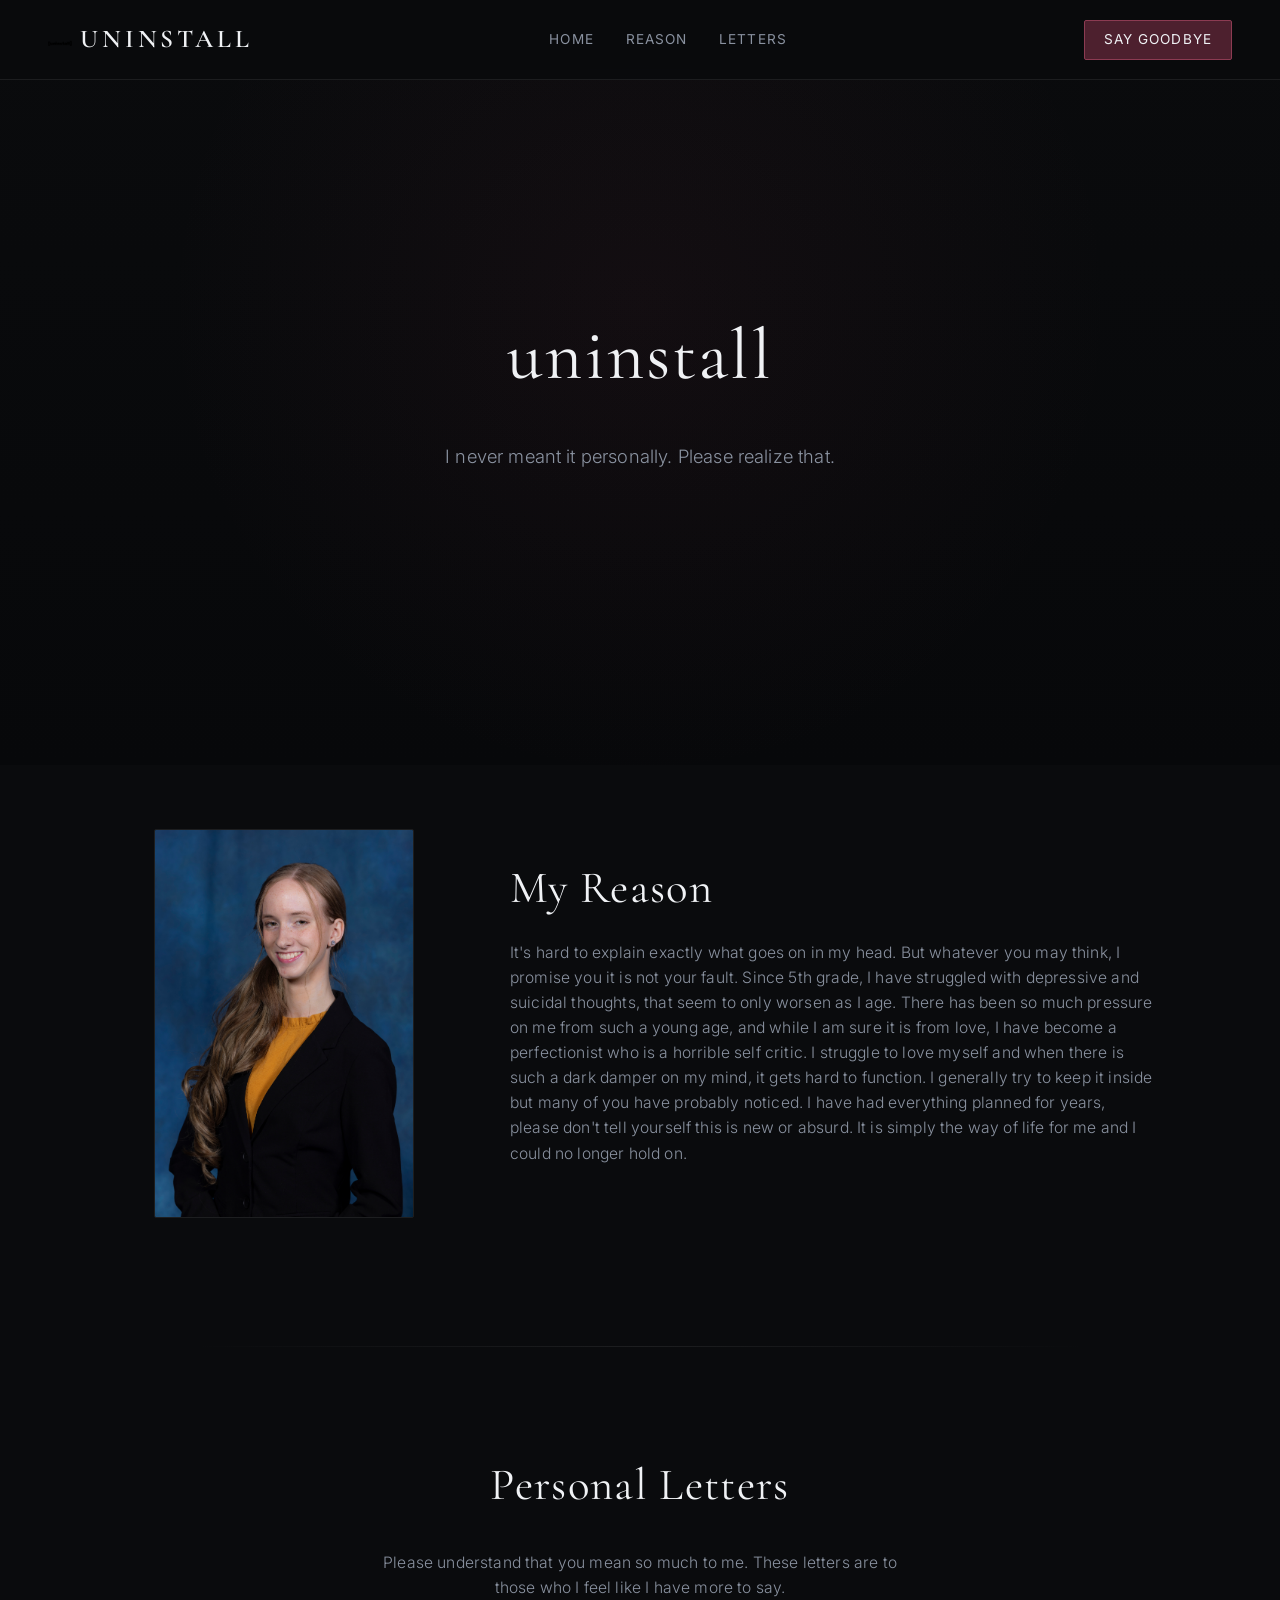
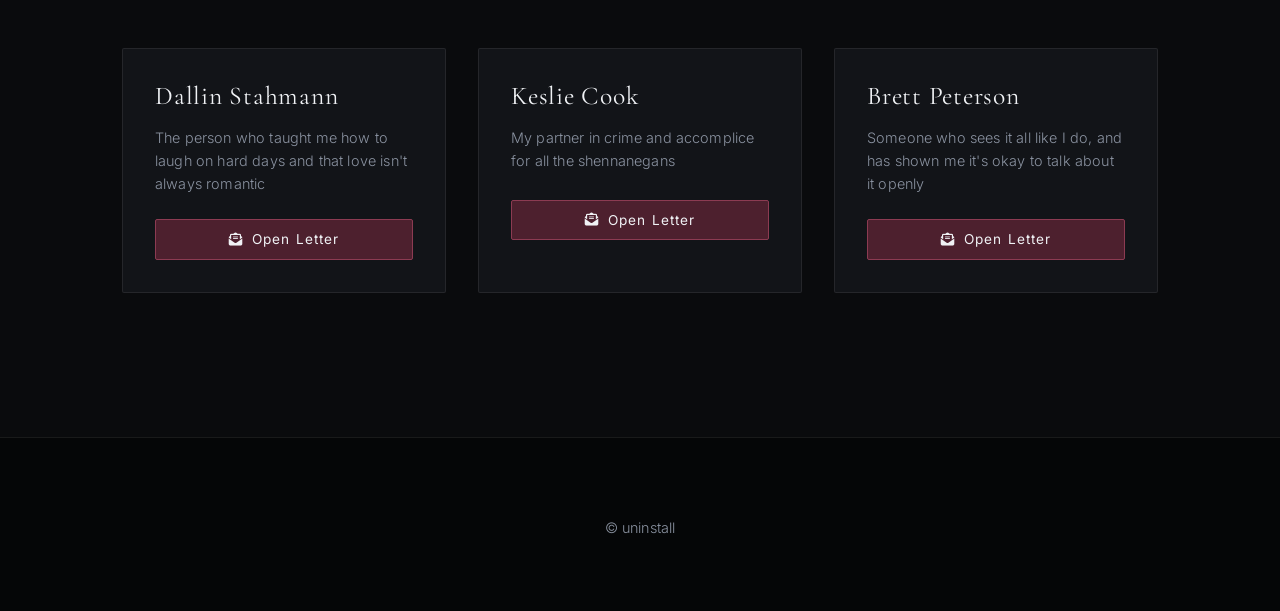
<file: index.html>
<!DOCTYPE html>
<html lang="en">
<head>
    <meta charset="UTF-8">
    <meta name="viewport" content="width=device-width, initial-scale=1.0">
    <title>uninstall</title>
    <link rel="preconnect" href="https://fonts.googleapis.com">
    <link rel="preconnect" href="https://fonts.gstatic.com" crossorigin>
    <link href="https://fonts.googleapis.com/css2?family=Cormorant+Garamond:ital,wght@0,300;0,400;0,600;1,400&family=Inter:wght@200;300;400;500;600&display=swap" rel="stylesheet">
    <link rel="stylesheet" href="https://cdnjs.cloudflare.com/ajax/libs/font-awesome/6.4.0/css/all.min.css">
    <link rel="stylesheet" href="style.css">
</head>
<body>

    <!-- Navigation -->
    <nav class="navbar">
        <a href="#home" class="brand">
            <img src="logo.png" alt="logo" class="nav-logo">
            uninstall
        </a>
        <div class="nav-links">
            <a href="#home">Home</a>
            <a href="#reason">Reason</a>
            <a href="#letters">Letters</a>
        </div>
        <a href="goodbye.html" class="highlight-link">Say Goodbye</a>
    </nav>

    <!-- Hero Section -->
    <header class="hero-image main" id="home">
        <div class="hero-text">
            <h1>uninstall</h1>
            <p>I never meant it personally. Please realize that.</p>
        </div>
    </header>

    <!-- Reason -->
    <section class="reason-section" id="reason">
        <div class="reason-image">
            <img src="portrait.jpg" alt="Portrait" class="reason-portrait">
        </div>
        <div class="reason-text">
            <h2>My Reason</h2>
            <p>It's hard to explain exactly what goes on in my head. But whatever you may think, I promise you it is not your fault. Since 5th grade, I 
            have struggled with depressive and suicidal thoughts, that seem to only worsen as I age. There has been so much pressure on me from such a young age,
            and while I am sure it is from love, I have become a perfectionist who is a horrible self critic. I struggle to love myself and when there is such a dark
            damper on my mind, it gets hard to function. I generally try to keep it inside but many of you have probably noticed. I have had everything planned for years,
            please don't tell yourself this is new or absurd. It is simply the way of life for me and I could no longer hold on.</p>
        </div>
    </section>

    <div class="section-divider"></div>

    <!-- Personal Letters -->
    <section class="suitor-section2 center-section" id="letters">
        <h2>Personal Letters</h2>
        <p class="section-desc">Please understand that you mean so much to me. These letters are to those who I feel like I have more to say.</p>
        
        <div class="suitorItems">
            <!-- Letter 1 -->
            <div class="card" 
                 data-title="Dallin"
                 data-clue="What was the Ricky Jamarez song you showed me first?"
                 data-password="microwave"
                 data-content="Dallin,<br><br>
                I don't have words to describe just how much you mean to me. You are the person who taught me how to love, and that it doesn't have to be romantic
                to show that love to others. You are the person who taught me how to trust again. You've never been mad at me for taking so much of your time or being so broken.
                I really miss our walks and phone calls and all the squirrels and jokes. You really are one of the most Christlike people I know and I don't know how to thank you enough
                for everything you are to me. Thank you for being who you are. I love you and please never forget that. <br><br>The girl who was too weak to hold on but will watch you from Heaven <3">
                
                <h2>Dallin Stahmann</h2>
                <p class="card-body">The person who taught me how to laugh on hard days and that love isn't always romantic</p>
                <div class="buttons">
                    <button class="open-letter-btn">
                        <i class="fa-solid fa-envelope-open-text"></i> Open Letter
                    </button>
                </div>
            </div>

            <!-- Letter 2 -->
            <div class="card" 
                 data-title="Keslie"
                 data-clue="What is the phrase we say when deciding whether or not to do something crazy?"
                 data-password="it could be fun tho"
                 data-content="Keslie,<br><br>It was important to me to hide all my depression and issues from you and to keep our friendship light.
                And it was. Filled with laughs and chaos and the idea that we both were super indecisive. All the years old jokes about Morgan Millarz (make sure to get the z)
                and memories we've made helped me laugh on hard days, even when I wanted to cry 10 seconds before and after. Thank you for going along with my 
                craziness and everything I've dragged you into. Don't let this get you down please. <br><br>Brooklyn">
                
                <h2>Keslie Cook</h2>
                <p class="card-body">My partner in crime and accomplice for all the shennanegans</p>
                <div class="buttons">
                    <button class="open-letter-btn">
                        <i class="fa-solid fa-envelope-open-text"></i> Open Letter
                    </button>
                </div>
            </div>

            <!-- Letter 3 -->
            <div class="card" 
                 data-title="Brett"
                 data-clue="Where did we meet?"
                 data-password="fsy"
                 data-content="Brett,<br><br>I know you're not surprised about the existence of this website. Or of my suicidal thoughts. I know how hard you've fought
                to keep me here and I'm sorry I just couldn't stay. It's so odd how fast I trusted you but something inside me quickly understood how special you are.
                I know you fight a lot of the same demons I do, most of yours worse. I've always been a terrible example of how to live with them but please, please hold on.
                I'm sorry I can't be there to hear about things and try to help you as much you do me but you are so strong and so amazing. Don't let your head tell you you're anything
                but the amazing person you are. I'll stay with you from heaven. <br><br>Brooklyn">
                
                <h2>Brett Peterson</h2>
                <p class="card-body">Someone who sees it all like I do, and has shown me it's okay to talk about it openly</p>
                <div class="buttons">
                    <button class="open-letter-btn">
                        <i class="fa-solid fa-envelope-open-text"></i> Open Letter
                    </button>
                </div>
            </div>
        </div>
    </section>

    <!-- Modal Popup for Protected Letters -->
    <div id="letterModal" class="modal-overlay">
        <div class="modal-content">
            <button class="modal-close" id="closeModal">&times;</button>
            <h2 id="modalTitle">Letter Title</h2>
            
            <!-- Password View -->
            <div id="passwordView">
                <p class="modal-clue-label"><i class="fa-solid fa-lock"></i> Verification Clue</p>
                <p id="modalClue" class="modal-clue-text">Clue prompt goes here...</p>
                
                <form id="unlockForm" onsubmit="return false;">
                    <input type="password" id="passwordInput" placeholder="Enter your answer..." autocomplete="off" required>
                    <button type="submit" id="unlockBtn" class="btn">Unlock Letter</button>
                </form>
                <p id="errorMessage" class="error-msg"></p>
            </div>

            <!-- Unlocked Letter View -->
            <div id="letterView" class="letter-view-content hidden">
                <div class="letter-body" id="modalLetterContent">
                    <!-- Unlocked content will be injected here -->
                </div>
                <div class="letter-footer">
                    <button id="reLockBtn" class="btn-outline">Close & Lock</button>
                </div>
            </div>
        </div>
    </div>

    <!-- Footer -->
    <footer class="footer">
        <p class="paragraph-alignment">&copy; uninstall</p>
    </footer>

    <!-- Scroll to top button -->
    <button id="scrollToTopBtn" title="Go to top"><i class="fa-solid fa-arrow-up"></i></button>

    <!-- Interactive Script -->
    <script>
        // Scroll to top button functionality
        const scrollToTopButton = document.getElementById('scrollToTopBtn');
        function scrollToTop() {
            window.scrollTo({ top: 0, behavior: 'smooth' });
        }
        scrollToTopButton.addEventListener('click', scrollToTop);
        
        window.addEventListener('scroll', function () {
            if (document.documentElement.scrollTop > 200) {
                scrollToTopButton.style.display = 'flex';
            } else {
                scrollToTopButton.style.display = 'none';
            }
        });

        // --- Letter Modal Logic ---
        const modal = document.getElementById('letterModal');
        const closeModal = document.getElementById('closeModal');
        const openBtns = document.querySelectorAll('.open-letter-btn');
        
        const modalTitle = document.getElementById('modalTitle');
        const modalClue = document.getElementById('modalClue');
        const passwordInput = document.getElementById('passwordInput');
        const unlockForm = document.getElementById('unlockForm');
        const errorMessage = document.getElementById('errorMessage');
        
        const passwordView = document.getElementById('passwordView');
        const letterView = document.getElementById('letterView');
        const modalLetterContent = document.getElementById('modalLetterContent');
        const reLockBtn = document.getElementById('reLockBtn');

        let currentPassword = "";
        let currentLetterContent = "";

        // Open Modal
        openBtns.forEach(btn => {
            btn.addEventListener('click', (e) => {
                const card = e.target.closest('.card');
                const title = card.getAttribute('data-title');
                const clue = card.getAttribute('data-clue');
                currentPassword = card.getAttribute('data-password').toLowerCase().trim();
                currentLetterContent = card.getAttribute('data-content');

                // Reset view state
                modalTitle.textContent = title;
                modalClue.textContent = clue;
                passwordInput.value = "";
                errorMessage.textContent = "";
                
                passwordView.classList.remove('hidden');
                letterView.classList.add('hidden');
                modal.classList.add('active');
                
                setTimeout(() => passwordInput.focus(), 100);
            });
        });

        // Close Modal
        function hideModal() {
            modal.classList.remove('active');
        }

        closeModal.addEventListener('click', hideModal);
        reLockBtn.addEventListener('click', hideModal);

        modal.addEventListener('click', (e) => {
            if (e.target === modal) hideModal();
        });

        // Verify Answer
        unlockForm.addEventListener('submit', (e) => {
            e.preventDefault();
            const userAttempt = passwordInput.value.toLowerCase().trim();

            if (userAttempt === currentPassword) {
                errorMessage.textContent = "";
                modalLetterContent.innerHTML = currentLetterContent;
                
                // Transition to letter
                passwordView.classList.add('hidden');
                letterView.classList.remove('hidden');
            } else {
                errorMessage.textContent = "Incorrect answer. Try again.";
                passwordInput.value = "";
                passwordInput.focus();
            }
        });
    </script>
</body>
</html>
</file>
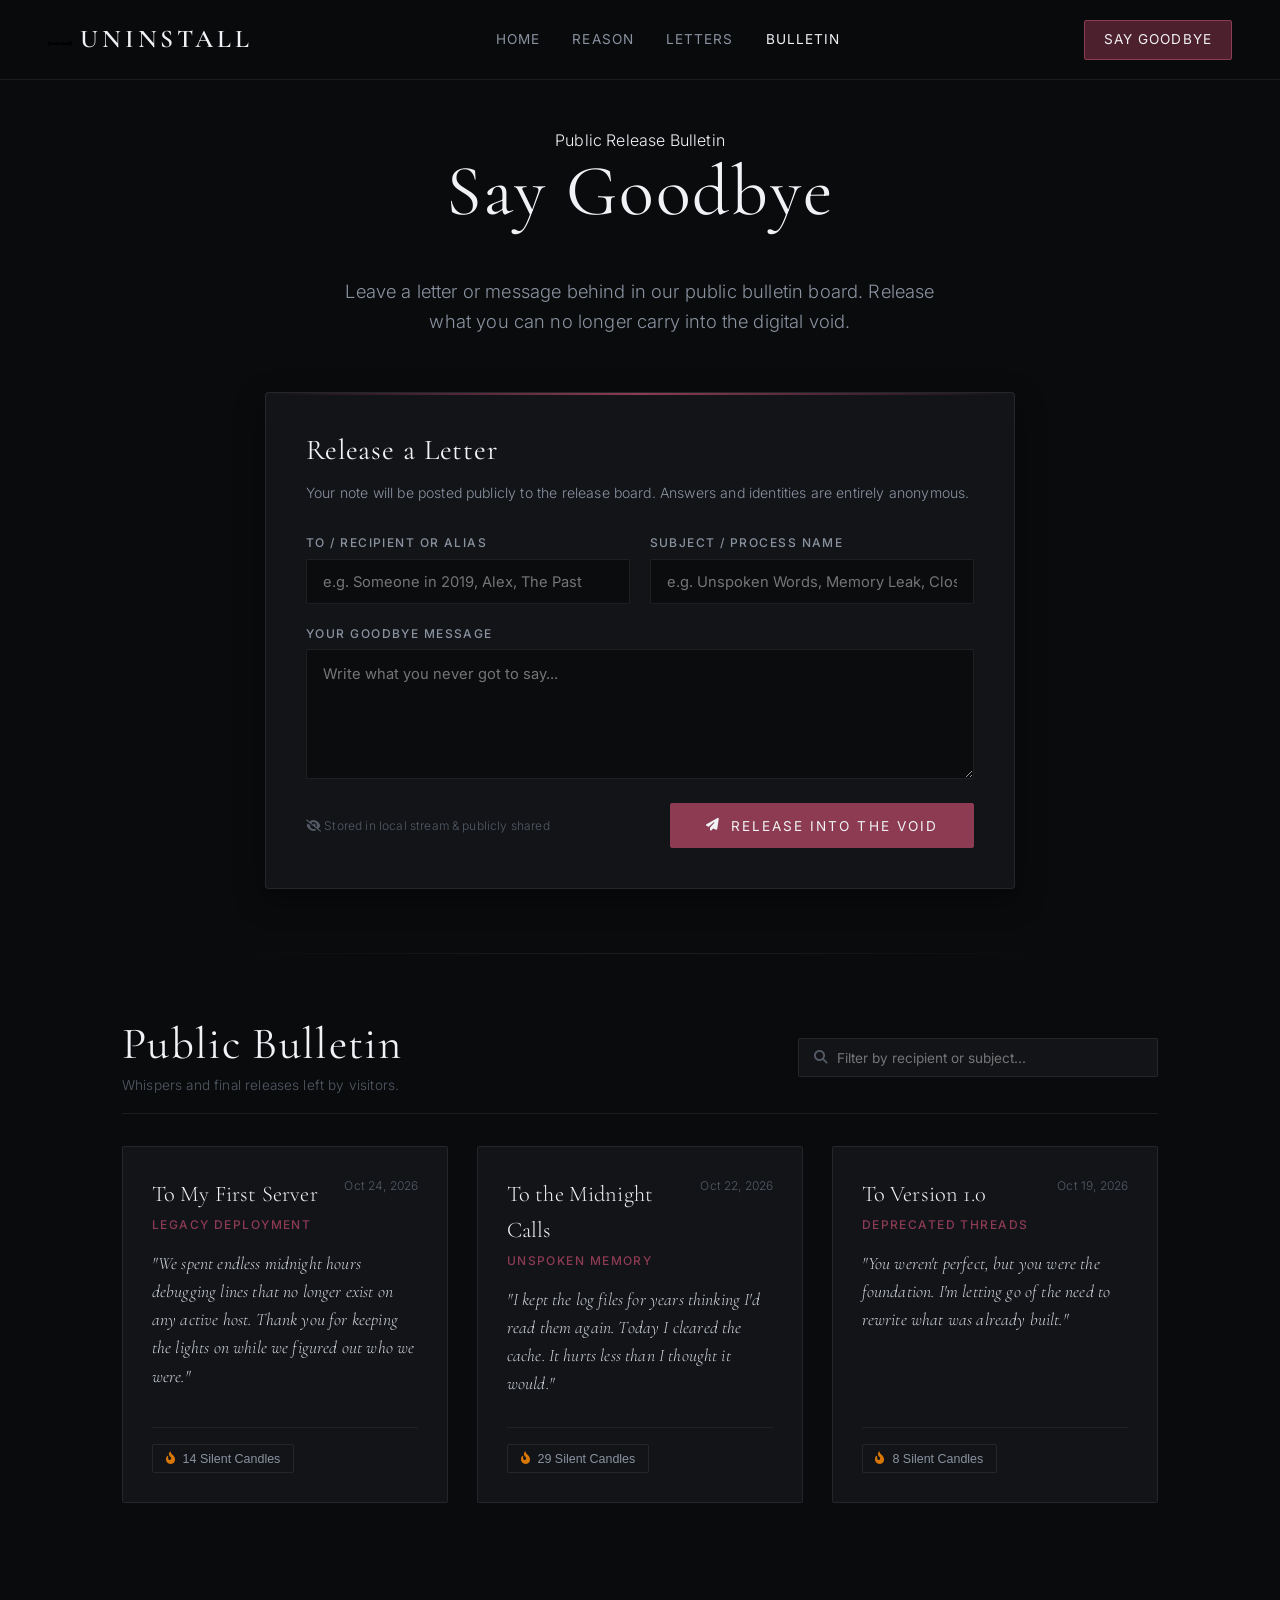
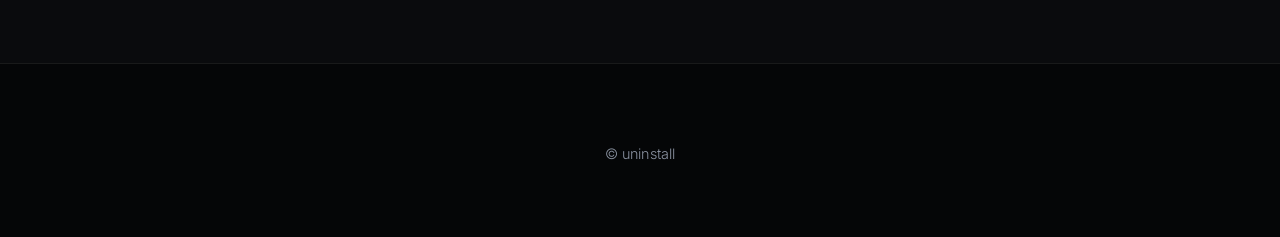
<file: goodbye.html>
<!DOCTYPE html>
<html lang="en">
<head>
    <meta charset="UTF-8">
    <meta name="viewport" content="width=device-width, initial-scale=1.0">
    <title>Say Goodbye</title>
    <link rel="preconnect" href="https://fonts.googleapis.com">
    <link rel="preconnect" href="https://fonts.gstatic.com" crossorigin>
    <link href="https://fonts.googleapis.com/css2?family=Cormorant+Garamond:ital,wght@0,300;0,400;0,600;1,400&family=Inter:wght@200;300;400;500;600&display=swap" rel="stylesheet">
    <link rel="stylesheet" href="https://cdnjs.cloudflare.com/ajax/libs/font-awesome/6.4.0/css/all.min.css">
    <link rel="stylesheet" href="style.css">
</head>
<body>

    <!-- Navigation Bar -->
    <nav class="navbar">
        <a href="index.html#home" class="brand">
            <img src="logo.png" alt="logo" class="nav-logo" onerror="this.style.display='none'">
            uninstall
        </a>
        <div class="nav-links">
            <a href="index.html#home">Home</a>
            <a href="index.html#reason">Reason</a>
            <a href="index.html#letters">Letters</a>
            <a href="goodbye.html" style="color: var(--text-primary);">Bulletin</a>
        </div>
        <a href="goodbye.html" class="highlight-link">Say Goodbye</a>
    </nav>

    <!-- Main Container -->
    <main class="page-container">
        <!-- Hero Header -->
        <header class="hero-text" style="margin-bottom: 3.5rem;">
            <span class="section-subtitle">Public Release Bulletin</span>
            <h1>Say Goodbye</h1>
            <p>Leave a letter or message behind in our public bulletin board. Release what you can no longer carry into the digital void.</p>
        </header>

        <!-- Submission Form Card -->
        <section class="submission-card">
            <h2 style="font-size: 1.8rem; margin-bottom: 0.5rem; text-align: left;">Release a Letter</h2>
            <p style="text-align: left; margin-bottom: 1.8rem; font-size: 0.88rem;">Your note will be posted publicly to the release board. Answers and identities are entirely anonymous.</p>
            
            <form id="publicLetterForm">
                <div class="form-grid">
                    <div class="form-group">
                        <label for="recipientName">To / Recipient or Alias</label>
                        <input type="text" id="recipientName" class="form-input" placeholder="e.g. Someone in 2019, Alex, The Past" required autocomplete="off">
                    </div>
                    <div class="form-group">
                        <label for="subjectTag">Subject / Process Name</label>
                        <input type="text" id="subjectTag" class="form-input" placeholder="e.g. Unspoken Words, Memory Leak, Closure" required autocomplete="off">
                    </div>
                </div>

                <div class="form-group" style="margin-bottom: 1.5rem;">
                    <label for="letterContent">Your Goodbye Message</label>
                    <textarea id="letterContent" class="form-textarea" placeholder="Write what you never got to say..." required></textarea>
                </div>

                <div style="display: flex; justify-content: space-between; align-items: center; flex-wrap: wrap; gap: 1rem;">
                    <span style="font-size: 0.75rem; color: var(--text-dim);"><i class="fa-solid fa-eye-slash"></i> Stored in local stream & publicly shared</span>
                    <button type="submit" class="btn" style="display: inline-flex; align-items: center; gap: 0.6rem;">
                        <i class="fa-solid fa-paper-plane" style="font-size: 0.8rem;"></i> Release into the Void
                    </button>
                </div>
            </form>
        </section>

        <!-- Section Divider -->
        <div class="section-divider"></div>

        <!-- Bulletin Board Section -->
        <section id="bulletinSection">
            <div class="bulletin-header">
                <div>
                    <h2 style="margin-bottom: 0.2rem; text-align: left;">Public Bulletin</h2>
                    <p style="margin: 0; font-size: 0.85rem; color: var(--text-dim);">Whispers and final releases left by visitors.</p>
                </div>
                <div class="search-box">
                    <i class="fa-solid fa-magnifying-glass"></i>
                    <input type="text" id="searchInput" class="search-input" placeholder="Filter by recipient or subject...">
                </div>
            </div>

            <!-- Grid of Cards -->
            <div id="bulletinGrid" class="bulletin-grid">
                <!-- Injected via JavaScript -->
            </div>
        </section>
    </main>

    <!-- Toast Notification -->
    <div id="toast" class="notification-toast">
        <i class="fa-solid fa-check" style="color: var(--accent-mourn);"></i>
        <span id="toastMsg">Letter released into the bulletin.</span>
    </div>

    <!-- Footer -->
    <footer class="footer">
        <p>&copy; uninstall</p>
    </footer>

    <!-- Interactive Bulletin Script -->
    <script>
        // Initial Mock Data for Bulletin Board
        const initialLetters = [
            {
                id: 'default-1',
                to: "To My First Server",
                subject: "Legacy Deployment",
                text: "We spent endless midnight hours debugging lines that no longer exist on any active host. Thank you for keeping the lights on while we figured out who we were.",
                date: "Oct 24, 2026",
                candles: 14
            },
            {
                id: 'default-2',
                to: "To the Midnight Calls",
                subject: "Unspoken Memory",
                text: "I kept the log files for years thinking I'd read them again. Today I cleared the cache. It hurts less than I thought it would.",
                date: "Oct 22, 2026",
                candles: 29
            },
            {
                id: 'default-3',
                to: "To Version 1.0",
                subject: "Deprecated Threads",
                text: "You weren't perfect, but you were the foundation. I'm letting go of the need to rewrite what was already built.",
                date: "Oct 19, 2026",
                candles: 8
            }
        ];

        // Retrieve stored letters or initialize defaults
        function getStoredLetters() {
            const saved = localStorage.getItem('uninstall_public_letters');
            if (!saved) {
                localStorage.setItem('uninstall_public_letters', JSON.stringify(initialLetters));
                return initialLetters;
            }
            try {
                return JSON.parse(saved);
            } catch (e) {
                return initialLetters;
            }
        }

        // Save letters to localStorage
        function saveLetters(letters) {
            localStorage.setItem('uninstall_public_letters', JSON.stringify(letters));
        }

        // Format Date
        function formatDate(dateObj) {
            const options = { month: 'short', day: 'numeric', year: 'numeric' };
            return dateObj.toLocaleDateString('en-US', options);
        }

        // Toast Notification Helper
        function showToast(message) {
            const toast = document.getElementById('toast');
            const toastMsg = document.getElementById('toastMsg');
            toastMsg.textContent = message;
            toast.classList.add('show');
            setTimeout(() => {
                toast.classList.remove('show');
            }, 3500);
        }

        // Render Cards to Board
        function renderBoard(filter = "") {
            const grid = document.getElementById('bulletinGrid');
            const letters = getStoredLetters();
            const litCandles = JSON.parse(localStorage.getItem('uninstall_lit_candles') || '{}');

            const filtered = letters.filter(item => {
                const term = filter.toLowerCase().trim();
                return item.to.toLowerCase().includes(term) || 
                       item.subject.toLowerCase().includes(term) || 
                       item.text.toLowerCase().includes(term);
            });

            if (filtered.length === 0) {
                grid.innerHTML = `
                    <div class="empty-bulletin">
                        <i class="fa-regular fa-comment-dots" style="font-size: 2rem; margin-bottom: 1rem; color: var(--text-dim);"></i>
                        <p>No release notes found matching your filter.</p>
                    </div>
                `;
                return;
            }

            grid.innerHTML = filtered.map(item => {
                const isLit = litCandles[item.id] ? 'lit' : '';
                return `
                    <div class="bulletin-card" data-id="${item.id}">
                        <div>
                            <div class="bulletin-meta">
                                <div>
                                    <div class="bulletin-to">${escapeHTML(item.to)}</div>
                                    <div class="bulletin-subject">${escapeHTML(item.subject)}</div>
                                </div>
                                <span class="bulletin-date">${item.date}</span>
                            </div>
                            <div class="bulletin-text">"${escapeHTML(item.text)}"</div>
                        </div>
                        <div class="bulletin-footer">
                            <button class="candle-btn ${isLit}" onclick="toggleCandle('${item.id}')">
                                <i class="fa-solid fa-fire-flame-curved"></i>
                                <span>${item.candles} Silent ${item.candles === 1 ? 'Candle' : 'Candles'}</span>
                            </button>
                        </div>
                    </div>
                `;
            }).join('');
        }

        // Escape HTML for security
        function escapeHTML(str) {
            return str.replace(/[&<>'"]/g, 
                tag => ({
                    '&': '&amp;',
                    '<': '&lt;',
                    '>': '&gt;',
                    "'": '&#39;',
                    '"': '&quot;'
                }[tag] || tag)
            );
        }

        // Toggle Candle / Reaction Counter
        window.toggleCandle = function(id) {
            const letters = getStoredLetters();
            const litCandles = JSON.parse(localStorage.getItem('uninstall_lit_candles') || '{}');
            const itemIndex = letters.findIndex(l => l.id === id);

            if (itemIndex > -1) {
                if (litCandles[id]) {
                    // Unlight
                    delete litCandles[id];
                    letters[itemIndex].candles = Math.max(0, letters[itemIndex].candles - 1);
                } else {
                    // Light
                    litCandles[id] = true;
                    letters[itemIndex].candles += 1;
                    showToast("You lit a silent candle for this letter.");
                }

                localStorage.setItem('uninstall_lit_candles', JSON.stringify(litCandles));
                saveLetters(letters);
                renderBoard(document.getElementById('searchInput').value);
            }
        };

        // Form Submission Handler
        document.getElementById('publicLetterForm').addEventListener('submit', function(e) {
            e.preventDefault();

            const to = document.getElementById('recipientName').value.trim();
            const subject = document.getElementById('subjectTag').value.trim();
            const text = document.getElementById('letterContent').value.trim();

            if (!to || !subject || !text) return;

            const newLetter = {
                id: 'user-' + Date.now(),
                to: to,
                subject: subject,
                text: text,
                date: formatDate(new Date()),
                candles: 1
            };

            const letters = getStoredLetters();
            letters.unshift(newLetter); // Add to top
            saveLetters(letters);

            // Mark candle as lit for author by default
            const litCandles = JSON.parse(localStorage.getItem('uninstall_lit_candles') || '{}');
            litCandles[newLetter.id] = true;
            localStorage.setItem('uninstall_lit_candles', JSON.stringify(litCandles));

            // Reset form
            this.reset();

            // Render and feedback
            renderBoard();
            showToast("Your letter has been released into the public board.");

            // Smooth scroll to bulletin
            document.getElementById('bulletinSection').scrollIntoView({ behavior: 'smooth' });
        });

        // Search Filter Event
        document.getElementById('searchInput').addEventListener('input', function(e) {
            renderBoard(e.target.value);
        });

        // Initialize on Load
        window.addEventListener('DOMContentLoaded', () => {
            renderBoard();
        });
    </script>
</body>
</html>
</file>
<file: style.css>
/* ==========================================================================
   UNINSTALL — Unified Modern Stylesheet
   ========================================================================== */

:root {
    --bg-main: #0a0b0d;
    --bg-card: #121418;
    --bg-card-hover: #181b21;
    --bg-nav: rgba(10, 11, 13, 0.88);
    --border-color: rgba(255, 255, 255, 0.08);
    --border-accent: rgba(122, 60, 78, 0.4);
    
    --text-primary: #f0f2f5;
    --text-muted: #8a92a0;
    --text-dim: #545b66;
    
    --accent-mourn: #8c3b52;
    --accent-mourn-hover: #a64762;
    --accent-mourn-dark: #4d202e;
    
    --font-heading: 'Cormorant Garamond', Georgia, serif;
    --font-body: 'Inter', -apple-system, BlinkMacSystemFont, sans-serif;
}

*, *::before, *::after {
    box-sizing: border-box;
}

body, html {
    height: 100%;
    margin: 0;
    padding: 0;
    background-color: var(--bg-main);
    color: var(--text-primary);
    scroll-behavior: smooth;
    font-family: var(--font-body);
    font-weight: 300;
    line-height: 1.6;
    letter-spacing: 0.01em;
    -webkit-font-smoothing: antialiased;
}

/* Typography */
h1, h2, h3, h4, h5, h6 {
    font-family: var(--font-heading);
    font-weight: 400;
    letter-spacing: 0.03em;
    margin-top: 0;
    color: var(--text-primary);
}

h1 {
    font-size: clamp(2.8rem, 6vw, 4.5rem);
    line-height: 1.05;
}

h2 {
    font-size: clamp(1.8rem, 4vw, 2.8rem);
    line-height: 1.2;
}

p {
    font-family: var(--font-body);
    color: var(--text-muted);
    font-size: 0.98rem;
    font-weight: 300;
    margin-bottom: 1.2rem;
}

.section-desc {
    max-width: 550px;
    margin: 0 auto 2.5rem auto;
}

/* Section Dividers */
.section-divider {
    height: 1px;
    width: 80%;
    max-width: 900px;
    margin: 4rem auto;
    background: linear-gradient(90deg, transparent, var(--border-color), transparent);
}

/* Navigation */
.navbar {
    display: flex;
    justify-content: space-between;
    align-items: center;
    background-color: var(--bg-nav);
    backdrop-filter: blur(12px);
    -webkit-backdrop-filter: blur(12px);
    position: fixed;
    top: 0;
    left: 0;
    width: 100%;
    z-index: 999;
    padding: 1.2rem 3rem;
    border-bottom: 1px solid var(--border-color);
}

.navbar .brand {
    font-family: var(--font-heading);
    font-size: 1.6rem;
    letter-spacing: 0.15em;
    font-weight: 600;
    color: var(--text-primary);
    text-decoration: none;
    display: flex;
    align-items: center;
}

.nav-logo {
    height: 24px;
    width: auto;
    vertical-align: middle;
    margin-right: 8px;
}

.nav-links {
    display: flex;
    gap: 2rem;
}

.navbar a {
    color: var(--text-muted);
    text-decoration: none;
    font-size: 0.85rem;
    letter-spacing: 0.08em;
    text-transform: uppercase;
    font-weight: 400;
    transition: color 0.3s ease;
}

.navbar a:hover {
    color: var(--text-primary);
}

.highlight-link {
    background-color: var(--accent-mourn-dark);
    color: var(--text-primary) !important;
    padding: 0.5rem 1.2rem;
    border: 1px solid var(--accent-mourn);
    border-radius: 2px;
    transition: all 0.3s ease !important;
}

.highlight-link:hover {
    background-color: var(--accent-mourn) !important;
}

/* Hero Section */
.hero-image {
    min-height: 85vh;
    display: flex;
    align-items: center;
    justify-content: center;
    position: relative;
    padding: 8rem 2rem 4rem 2rem;
    background: radial-gradient(circle at 50% 40%, rgba(140, 59, 82, 0.08) 0%, transparent 60%),
                linear-gradient(180deg, var(--bg-main) 0%, #07080a 100%);
}

.hero-text {
    text-align: center;
    max-width: 750px;
    margin: 0 auto;
}

.hero-text p {
    font-size: 1.15rem;
    color: var(--text-muted);
    max-width: 600px;
    margin: 1.5rem auto 2.5rem auto;
}

/* Buttons */
.btn {
    border: 1px solid var(--accent-mourn);
    color: var(--text-primary);
    background-color: var(--accent-mourn);
    padding: 0.85rem 2.2rem;
    font-size: 0.85rem;
    letter-spacing: 0.15em;
    text-transform: uppercase;
    cursor: pointer;
    display: inline-block;
    font-family: var(--font-body);
    font-weight: 400;
    text-decoration: none;
    transition: all 0.3s ease;
    border-radius: 2px;
}

.btn:hover {
    background-color: var(--accent-mourn-hover);
    border-color: var(--accent-mourn-hover);
    box-shadow: 0 4px 20px rgba(140, 59, 82, 0.25);
}

.btn-outline {
    background-color: transparent;
    border: 1px solid var(--border-color);
    color: var(--text-muted);
    padding: 0.6rem 1.5rem;
    cursor: pointer;
    transition: all 0.3s ease;
}

.btn-outline:hover {
    background-color: rgba(255, 255, 255, 0.03);
    border-color: var(--text-muted);
    color: var(--text-primary);
}

/* Reason Section */
.reason-section {
    display: flex;
    align-items: center;
    max-width: 1100px;
    margin: 0 auto;
    padding: 4rem 2rem;
    gap: 4rem;
}

.reason-image {
    flex: 1;
    display: flex;
    justify-content: center;
}

.reason-portrait {
    width: 100%;
    max-width: 260px;
    height: auto;
    border: 1px solid var(--border-color);
    border-radius: 2px;
}

.reason-text {
    flex: 2;
}

.reason-text h2 {
    margin-bottom: 1.5rem;
}

/* Center Section */
.center-section {
    max-width: 1100px;
    margin: 0 auto;
    padding: 3rem 2rem;
    text-align: center;
}

/* Letter Cards Grid */
.suitorItems {
    display: grid;
    grid-template-columns: repeat(auto-fit, minmax(300px, 1fr));
    gap: 2rem;
    margin-top: 3rem;
}

.card {
    background: var(--bg-card);
    border: 1px solid var(--border-color);
    border-radius: 2px;
    padding: 2rem;
    text-align: left;
    position: relative;
    transition: all 0.3s ease;
}

.card:hover {
    background: var(--bg-card-hover);
    border-color: var(--border-accent);
}

.card h2 {
    font-size: 1.6rem;
    margin-bottom: 0.5rem;
}

.card-body {
    font-size: 0.9rem;
    color: var(--text-muted);
    min-height: 50px;
    margin-bottom: 1.5rem;
}

.buttons {
    display: flex;
}

.open-letter-btn {
    width: 100%;
    padding: 0.7rem 1rem;
    border: 1px solid var(--accent-mourn);
    background: var(--accent-mourn-dark);
    color: var(--text-primary);
    font-family: var(--font-body);
    font-size: 0.85rem;
    letter-spacing: 0.08em;
    cursor: pointer;
    transition: all 0.3s ease;
    border-radius: 2px;
    display: flex;
    align-items: center;
    justify-content: center;
    gap: 0.5rem;
}

.open-letter-btn:hover {
    background: var(--accent-mourn);
    box-shadow: 0 4px 15px rgba(140, 59, 82, 0.3);
}

/* Modal Popup */
.modal-overlay {
    position: fixed;
    top: 0;
    left: 0;
    width: 100%;
    height: 100%;
    background: rgba(5, 6, 8, 0.88);
    backdrop-filter: blur(8px);
    -webkit-backdrop-filter: blur(8px);
    display: flex;
    align-items: center;
    justify-content: center;
    z-index: 2000;
    opacity: 0;
    pointer-events: none;
    transition: opacity 0.3s ease;
    padding: 1.5rem;
}

.modal-overlay.active {
    opacity: 1;
    pointer-events: auto;
}

.modal-content {
    background: #121418;
    border: 1px solid rgba(255, 255, 255, 0.1);
    width: 100%;
    max-width: 520px;
    padding: 2.5rem;
    position: relative;
    border-radius: 4px;
    box-shadow: 0 10px 40px rgba(0, 0, 0, 0.8);
    transform: translateY(15px);
    transition: transform 0.3s ease;
}

.modal-overlay.active .modal-content {
    transform: translateY(0);
}

.modal-close {
    position: absolute;
    top: 1rem;
    right: 1.5rem;
    background: transparent;
    border: none;
    color: var(--text-muted);
    font-size: 1.8rem;
    cursor: pointer;
    transition: color 0.2s;
}

.modal-close:hover {
    color: #fff;
}

.modal-clue-label {
    font-size: 0.75rem;
    text-transform: uppercase;
    letter-spacing: 0.15em;
    color: var(--accent-mourn);
    margin-bottom: 0.4rem;
}

.modal-clue-text {
    font-size: 1.05rem;
    color: var(--text-primary);
    margin-bottom: 1.5rem;
    line-height: 1.4;
}

#unlockForm {
    display: flex;
    flex-direction: column;
    gap: 1rem;
}

#passwordInput {
    padding: 0.85rem 1rem;
    background: rgba(0, 0, 0, 0.5);
    border: 1px solid rgba(255, 255, 255, 0.15);
    color: #fff;
    font-family: inherit;
    font-size: 0.95rem;
    border-radius: 2px;
    outline: none;
    transition: border-color 0.3s;
}

#passwordInput:focus {
    border-color: var(--accent-mourn);
}

.error-msg {
    color: #e53935;
    font-size: 0.85rem;
    margin-top: 0.8rem;
    min-height: 1.2rem;
}

.hidden {
    display: none !important;
}

.letter-body {
    font-family: var(--font-heading);
    font-size: 1.25rem;
    line-height: 1.7;
    color: #e0e4ea;
    background: rgba(0, 0, 0, 0.3);
    padding: 1.5rem;
    border-left: 2px solid var(--accent-mourn);
    margin: 1.5rem 0;
    max-height: 50vh;
    overflow-y: auto;
}

.letter-footer {
    text-align: right;
    margin-top: 1.5rem;
}

/* Bulletin & Goodbye Page Styles */
.page-container {
    max-width: 1100px;
    margin: 0 auto;
    padding: 8rem 2rem 4rem 2rem;
}

.submission-card {
    background: var(--bg-card);
    border: 1px solid var(--border-color);
    border-radius: 4px;
    padding: 2.5rem;
    max-width: 750px;
    margin: 0 auto 4rem auto;
    position: relative;
    box-shadow: 0 10px 30px rgba(0,0,0,0.4);
}

.submission-card::before {
    content: '';
    position: absolute;
    top: 0;
    left: 0;
    width: 100%;
    height: 2px;
    background: linear-gradient(90deg, transparent, var(--accent-mourn), transparent);
}

.form-grid {
    display: grid;
    grid-template-columns: 1fr 1fr;
    gap: 1.2rem;
    margin-bottom: 1.2rem;
}

.form-group {
    display: flex;
    flex-direction: column;
    gap: 0.4rem;
    text-align: left;
}

.form-group label {
    font-size: 0.75rem;
    text-transform: uppercase;
    letter-spacing: 0.12em;
    color: var(--text-muted);
    font-weight: 500;
}

.form-input, .form-textarea {
    background: rgba(0, 0, 0, 0.4);
    border: 1px solid var(--border-color);
    color: var(--text-primary);
    padding: 0.8rem 1rem;
    font-family: var(--font-body);
    font-size: 0.92rem;
    border-radius: 2px;
    outline: none;
    transition: all 0.3s ease;
}

.form-input:focus, .form-textarea:focus {
    border-color: var(--accent-mourn);
    background: rgba(0, 0, 0, 0.6);
    box-shadow: 0 0 12px rgba(140, 59, 82, 0.2);
}

.form-textarea {
    resize: vertical;
    min-height: 130px;
    line-height: 1.6;
}

.bulletin-header {
    display: flex;
    justify-content: space-between;
    align-items: center;
    flex-wrap: wrap;
    gap: 1.5rem;
    margin-bottom: 2rem;
    padding-bottom: 1rem;
    border-bottom: 1px solid var(--border-color);
}

.search-box {
    position: relative;
    min-width: 280px;
    flex: 1;
    max-width: 360px;
}

.search-box i {
    position: absolute;
    left: 1rem;
    top: 50%;
    transform: translateY(-50%);
    color: var(--text-dim);
    font-size: 0.85rem;
}

.search-input {
    width: 100%;
    padding: 0.65rem 1rem 0.65rem 2.4rem;
    background: var(--bg-card);
    border: 1px solid var(--border-color);
    color: var(--text-primary);
    font-family: var(--font-body);
    font-size: 0.85rem;
    border-radius: 2px;
    outline: none;
    transition: border-color 0.3s ease;
}

.search-input:focus {
    border-color: var(--accent-mourn);
}

.bulletin-grid {
    display: grid;
    grid-template-columns: repeat(auto-fill, minmax(320px, 1fr));
    gap: 1.8rem;
}

.bulletin-card {
    background: var(--bg-card);
    border: 1px solid var(--border-color);
    border-radius: 2px;
    padding: 1.8rem;
    display: flex;
    flex-direction: column;
    justify-content: space-between;
    position: relative;
    transition: all 0.3s ease;
}

.bulletin-card:hover {
    border-color: var(--border-accent);
    transform: translateY(-3px);
    background: var(--bg-card-hover);
}

.bulletin-meta {
    display: flex;
    justify-content: space-between;
    align-items: flex-start;
    margin-bottom: 1rem;
}

.bulletin-to {
    font-family: var(--font-heading);
    font-size: 1.4rem;
    color: var(--text-primary);
    margin-bottom: 0.2rem;
}

.bulletin-subject {
    font-size: 0.75rem;
    text-transform: uppercase;
    letter-spacing: 0.12em;
    color: var(--accent-mourn);
    font-weight: 500;
}

.bulletin-date {
    font-size: 0.75rem;
    color: var(--text-dim);
    white-space: nowrap;
}

.bulletin-text {
    font-family: var(--font-heading);
    font-size: 1.1rem;
    line-height: 1.6;
    color: #d1d5db;
    margin-bottom: 1.8rem;
    white-space: pre-wrap;
    font-style: italic;
}

.bulletin-footer {
    display: flex;
    justify-content: space-between;
    align-items: center;
    padding-top: 1rem;
    border-top: 1px solid rgba(255, 255, 255, 0.05);
}

.candle-btn {
    background: transparent;
    border: 1px solid var(--border-color);
    color: var(--text-muted);
    padding: 0.4rem 0.8rem;
    font-size: 0.78rem;
    border-radius: 2px;
    cursor: pointer;
    display: flex;
    align-items: center;
    gap: 0.5rem;
    transition: all 0.3s ease;
}

.candle-btn.lit, .candle-btn:hover {
    border-color: var(--accent-mourn);
    color: #f3d299;
    background: rgba(140, 59, 82, 0.15);
}

.candle-btn i {
    color: #d97706;
    transition: transform 0.2s ease;
}

.candle-btn.lit i {
    color: #fbbf24;
    filter: drop-shadow(0 0 6px rgba(251, 191, 36, 0.6));
    transform: scale(1.15);
}

.empty-bulletin {
    text-align: center;
    padding: 4rem 1rem;
    grid-column: 1 / -1;
    color: var(--text-dim);
}

.notification-toast {
    position: fixed;
    bottom: 30px;
    left: 50%;
    transform: translateX(-50%) translateY(100px);
    background: var(--bg-card);
    border: 1px solid var(--accent-mourn);
    color: var(--text-primary);
    padding: 0.8rem 1.8rem;
    border-radius: 2px;
    font-size: 0.85rem;
    letter-spacing: 0.05em;
    box-shadow: 0 10px 30px rgba(0,0,0,0.8);
    opacity: 0;
    transition: all 0.4s ease;
    z-index: 3000;
    display: flex;
    align-items: center;
    gap: 0.6rem;
}

.notification-toast.show {
    transform: translateX(-50%) translateY(0);
    opacity: 1;
}

/* Footer */
.footer {
    background-color: #050607;
    border-top: 1px solid var(--border-color);
    padding: 4rem 2rem;
    text-align: center;
    margin-top: 6rem;
}

.footer p {
    margin-bottom: 0.5rem;
    font-size: 0.9rem;
}

/* Floating Scroll to Top */
#scrollToTopBtn {
    position: fixed;
    bottom: 30px;
    right: 30px;
    background-color: var(--bg-card);
    color: var(--text-primary);
    border: 1px solid var(--border-color);
    border-radius: 2px;
    cursor: pointer;
    font-size: 0.9rem;
    z-index: 1000;
    display: none;
    width: 44px;
    height: 44px;
    align-items: center;
    justify-content: center;
    transition: all 0.3s ease;
}

#scrollToTopBtn:hover {
    background-color: var(--accent-mourn-dark);
    border-color: var(--accent-mourn);
}

/* Mobile Responsiveness */
@media (max-width: 850px) {
    .navbar {
        padding: 1rem 1.5rem;
    }
    .nav-links {
        display: none;
    }
    .reason-section {
        flex-direction: column;
        gap: 2rem;
        padding: 2rem 1.5rem;
    }
}

@media (max-width: 650px) {
    .form-grid {
        grid-template-columns: 1fr;
    }
}
</file>
